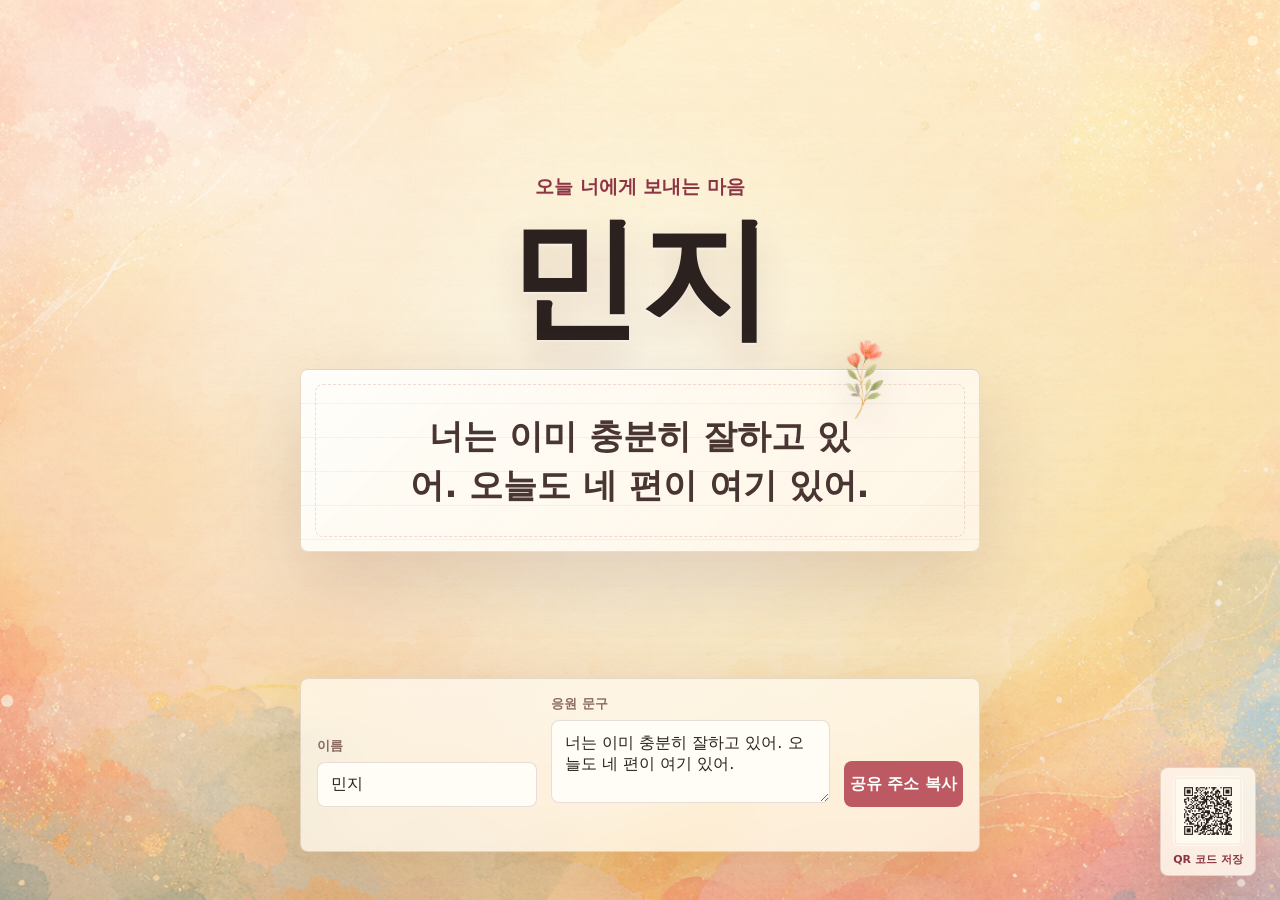
<file: index.html>
<!doctype html>
<html lang="ko">
  <head>
    <meta charset="utf-8" />
    <meta name="viewport" content="width=device-width, initial-scale=1" />
    <title>응원 페이지</title>
    <meta
      name="description"
      content="한 사람만을 위한 따뜻한 응원 페이지입니다."
    />
    <meta property="og:type" content="website" />
    <meta property="og:url" content="https://notard.github.io/cheer_page/" />
    <meta property="og:title" content="응원 페이지" />
    <meta
      property="og:description"
      content="오늘도 네 편이 여기 있어. 따뜻한 응원을 전해요."
    />
    <meta
      property="og:image"
      content="https://notard.github.io/cheer_page/og-image.png"
    />
    <meta property="og:image:width" content="1200" />
    <meta property="og:image:height" content="630" />
    <meta name="twitter:card" content="summary_large_image" />
    <meta name="twitter:title" content="응원 페이지" />
    <meta
      name="twitter:description"
      content="오늘도 네 편이 여기 있어. 따뜻한 응원을 전해요."
    />
    <meta
      name="twitter:image"
      content="https://notard.github.io/cheer_page/og-image.png"
    />
    <link rel="stylesheet" href="styles.css" />
  </head>
  <body>
    <main class="page-shell" aria-live="polite">
      <section class="message-stage" aria-label="응원 메시지">
        <p class="eyebrow">오늘 너에게 보내는 마음</p>
        <h1 id="displayName">민지</h1>

        <article class="letter-card" aria-label="편지 같은 응원 한마디">
          <img class="flower-sprig" src="flower-sprig.png" alt="" />
          <p id="displayMessage" class="support-message">
            너는 이미 충분히 잘하고 있어. 오늘도 네 편이 여기 있어.
          </p>
        </article>
      </section>

      <section class="editor-panel" aria-label="페이지 내용 바꾸기">
        <div>
          <label for="nameInput">이름</label>
          <input id="nameInput" type="text" maxlength="18" autocomplete="off" />
        </div>

        <div>
          <label for="messageInput">응원 문구</label>
          <textarea id="messageInput" maxlength="120" rows="3"></textarea>
        </div>

        <button id="copyLinkButton" type="button">공유 주소 복사</button>
        <p id="copyStatus" class="copy-status" role="status"></p>
      </section>

      <aside class="qr-card" aria-label="QR 코드">
        <img src="qr-code.png" alt="응원 페이지로 바로 가는 QR 코드" />
        <a href="qr-code.png" download>QR 코드 저장</a>
      </aside>
    </main>

    <script src="script.js"></script>
  </body>
</html>
</file>
<file: styles.css>
:root {
  color-scheme: light;
  --ink: #2b2220;
  --muted: #8b6b61;
  --paper: rgba(255, 250, 239, 0.9);
  --paper-strong: rgba(255, 253, 247, 0.96);
  --line: rgba(122, 86, 71, 0.18);
  --accent: #bd5962;
  --accent-dark: #8e3544;
  --focus: #4f8b83;
  font-family:
    "Pretendard",
    "Apple SD Gothic Neo",
    "Malgun Gothic",
    system-ui,
    sans-serif;
}

* {
  box-sizing: border-box;
}

body {
  min-height: 100vh;
  margin: 0;
  color: var(--ink);
  background:
    radial-gradient(circle at 50% 42%, rgba(255, 253, 244, 0.72), transparent 34%),
    linear-gradient(180deg, rgba(255, 244, 226, 0.48), rgba(251, 207, 196, 0.3)),
    url("warm-background.png") center / cover no-repeat fixed,
    #f8decc;
}

body::before {
  position: fixed;
  inset: 0;
  z-index: -1;
  content: "";
  background:
    radial-gradient(circle at 20% 20%, rgba(255, 255, 255, 0.32), transparent 24%),
    linear-gradient(180deg, rgba(255, 255, 255, 0.2), rgba(121, 62, 58, 0.06));
}

.page-shell {
  display: grid;
  min-height: 100vh;
  grid-template-rows: minmax(0, 1fr) auto;
  justify-items: center;
  gap: 18px;
  padding: clamp(20px, 4vw, 48px);
}

.message-stage {
  display: grid;
  align-self: center;
  justify-items: center;
  width: min(100%, 900px);
  padding-top: 18px;
  text-align: center;
  text-wrap: balance;
}

.eyebrow {
  margin: 0 0 16px;
  color: var(--accent-dark);
  font-size: clamp(15px, 1.6vw, 19px);
  font-weight: 850;
}

h1 {
  max-width: 12ch;
  margin: 0;
  font-size: clamp(58px, 11vw, 132px);
  font-weight: 900;
  line-height: 0.95;
  letter-spacing: 0;
  overflow-wrap: anywhere;
  text-shadow:
    0 16px 36px rgba(103, 52, 49, 0.16),
    0 2px 0 rgba(255, 255, 255, 0.5);
}

.letter-card {
  position: relative;
  width: min(100%, 680px);
  margin: clamp(16px, 3vw, 28px) 0 0;
  padding: clamp(24px, 4vw, 42px);
  border: 1px solid rgba(150, 104, 82, 0.22);
  border-radius: 8px;
  background:
    linear-gradient(transparent 96%, rgba(181, 126, 99, 0.09) 96%),
    linear-gradient(135deg, rgba(255, 255, 255, 0.74), rgba(255, 244, 226, 0.92)),
    var(--paper);
  background-size: 100% 34px, auto, auto;
  box-shadow:
    0 28px 80px rgba(113, 63, 57, 0.18),
    inset 0 1px 0 rgba(255, 255, 255, 0.85);
}

.letter-card::before {
  position: absolute;
  inset: 14px;
  pointer-events: none;
  content: "";
  border: 1px dashed rgba(184, 118, 93, 0.24);
  border-radius: 8px;
}

.flower-sprig {
  position: absolute;
  top: -48px;
  right: clamp(18px, 8vw, 56px);
  width: clamp(72px, 11vw, 118px);
  height: auto;
  filter: drop-shadow(0 14px 16px rgba(98, 61, 51, 0.16));
  transform: rotate(6deg);
}

.support-message {
  position: relative;
  margin: 0;
  color: #493532;
  font-size: clamp(22px, 2.9vw, 34px);
  font-weight: 760;
  line-height: 1.42;
  overflow-wrap: anywhere;
}

.editor-panel {
  display: grid;
  width: min(100%, 680px);
  grid-template-columns: minmax(140px, 220px) minmax(220px, 1fr) auto;
  align-items: end;
  gap: 14px;
  padding: 16px;
  border: 1px solid var(--line);
  border-radius: 8px;
  background: rgba(255, 250, 239, 0.76);
  box-shadow: 0 20px 60px rgba(91, 48, 45, 0.14);
  backdrop-filter: blur(16px);
}

label {
  display: block;
  margin-bottom: 7px;
  color: var(--muted);
  font-size: 13px;
  font-weight: 850;
}

input,
textarea,
button {
  width: 100%;
  border-radius: 8px;
  font: inherit;
}

input,
textarea {
  border: 1px solid var(--line);
  background: var(--paper-strong);
  color: var(--ink);
  outline: none;
  padding: 12px 13px;
}

textarea {
  min-height: 48px;
  resize: vertical;
}

input:focus,
textarea:focus {
  border-color: var(--focus);
  box-shadow: 0 0 0 4px rgba(79, 139, 131, 0.16);
}

button {
  min-height: 46px;
  border: 0;
  background: var(--accent);
  color: #fffdfa;
  cursor: pointer;
  font-weight: 850;
  white-space: nowrap;
}

button:hover {
  background: var(--accent-dark);
}

.copy-status {
  grid-column: 1 / -1;
  min-height: 18px;
  margin: -4px 0 0;
  color: var(--accent-dark);
  font-size: 13px;
  font-weight: 760;
  text-align: center;
}

.qr-card {
  position: fixed;
  right: clamp(14px, 2vw, 24px);
  bottom: clamp(14px, 2vw, 24px);
  display: grid;
  justify-items: center;
  gap: 6px;
  width: 96px;
  padding: 8px;
  border: 1px solid var(--line);
  border-radius: 8px;
  background: rgba(255, 250, 239, 0.84);
  box-shadow: 0 18px 48px rgba(91, 48, 45, 0.14);
  backdrop-filter: blur(14px);
}

.qr-card img {
  width: 70px;
  height: 70px;
  border-radius: 6px;
}

.qr-card a {
  color: var(--accent-dark);
  font-size: 11px;
  font-weight: 850;
  text-decoration: none;
}

@media (max-width: 780px) {
  body {
    background-attachment: scroll;
  }

  .page-shell {
    min-height: 100svh;
    padding: 20px;
  }

  .message-stage {
    padding-top: 16px;
  }

  h1 {
    font-size: clamp(48px, 18vw, 82px);
  }

  .letter-card {
    margin-top: 14px;
    padding: 30px 22px 26px;
  }

  .flower-sprig {
    top: -38px;
    right: 24px;
    width: 78px;
  }

  .support-message {
    font-size: clamp(20px, 5.8vw, 28px);
  }

  .editor-panel {
    grid-template-columns: 1fr;
    gap: 13px;
  }

  .qr-card {
    position: static;
    width: 120px;
    margin-top: -2px;
  }

  .qr-card img {
    width: 86px;
    height: 86px;
  }
}
</file>
